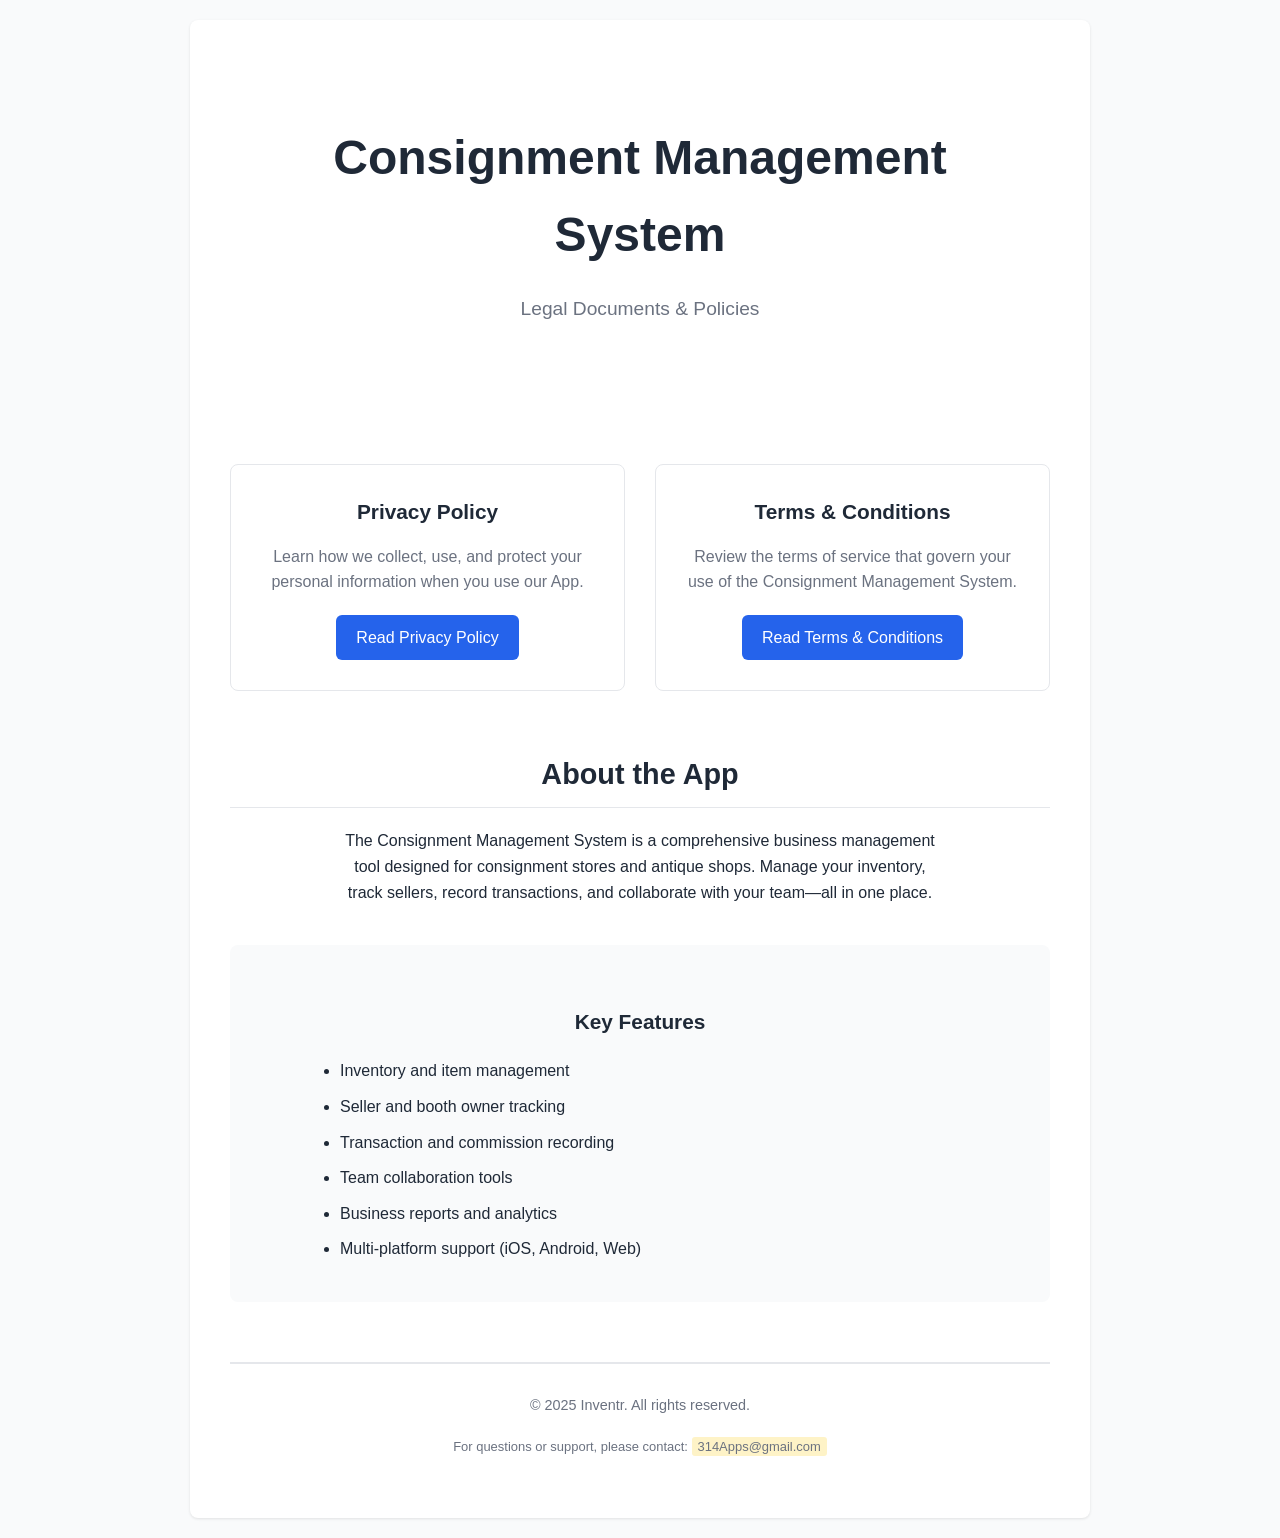
<file: index.html>
<!DOCTYPE html>
<html lang="en">
<head>
    <meta charset="UTF-8">
    <meta name="viewport" content="width=device-width, initial-scale=1.0">
    <title>Legal Documents - Consignment Management System</title>
    <meta name="description" content="Privacy Policy and Terms & Conditions for the Consignment Management System app">
    <link rel="stylesheet" href="style.css">
</head>
<body>
    <div class="container">
        <div class="hero">
            <h1>Consignment Management System</h1>
            <p>Legal Documents & Policies</p>
        </div>

        <main>
            <div class="card-grid">
                <div class="card">
                    <h3>Privacy Policy</h3>
                    <p>
                        Learn how we collect, use, and protect your personal information when you use our App.
                    </p>
                    <a href="privacy-policy.html">Read Privacy Policy</a>
                </div>

                <div class="card">
                    <h3>Terms & Conditions</h3>
                    <p>
                        Review the terms of service that govern your use of the Consignment Management System.
                    </p>
                    <a href="terms.html">Read Terms & Conditions</a>
                </div>
            </div>

            <section style="margin-top: 60px; text-align: center;">
                <h2>About the App</h2>
                <p style="max-width: 600px; margin: 20px auto;">
                    The Consignment Management System is a comprehensive business management tool designed for 
                    consignment stores and antique shops. Manage your inventory, track sellers, record transactions, 
                    and collaborate with your team—all in one place.
                </p>
            </section>

            <section style="margin-top: 40px; padding: 30px; background-color: var(--background-light); border-radius: 8px;">
                <h3 style="text-align: center; margin-bottom: 20px;">Key Features</h3>
                <ul style="max-width: 600px; margin: 0 auto;">
                    <li>Inventory and item management</li>
                    <li>Seller and booth owner tracking</li>
                    <li>Transaction and commission recording</li>
                    <li>Team collaboration tools</li>
                    <li>Business reports and analytics</li>
                    <li>Multi-platform support (iOS, Android, Web)</li>
                </ul>
            </section>
        </main>

        <footer style="margin-top: 60px;">
            <p style="text-align: center; color: var(--text-light);">
                &copy; 2025 Inventr. All rights reserved.
            </p>
            <p style="text-align: center; color: var(--text-light); font-size: 0.9em; margin-top: 10px;">
                For questions or support, please contact: <span class="highlight">314Apps@gmail.com</span>
            </p>
        </footer>
    </div>
</body>
</html>
</file>
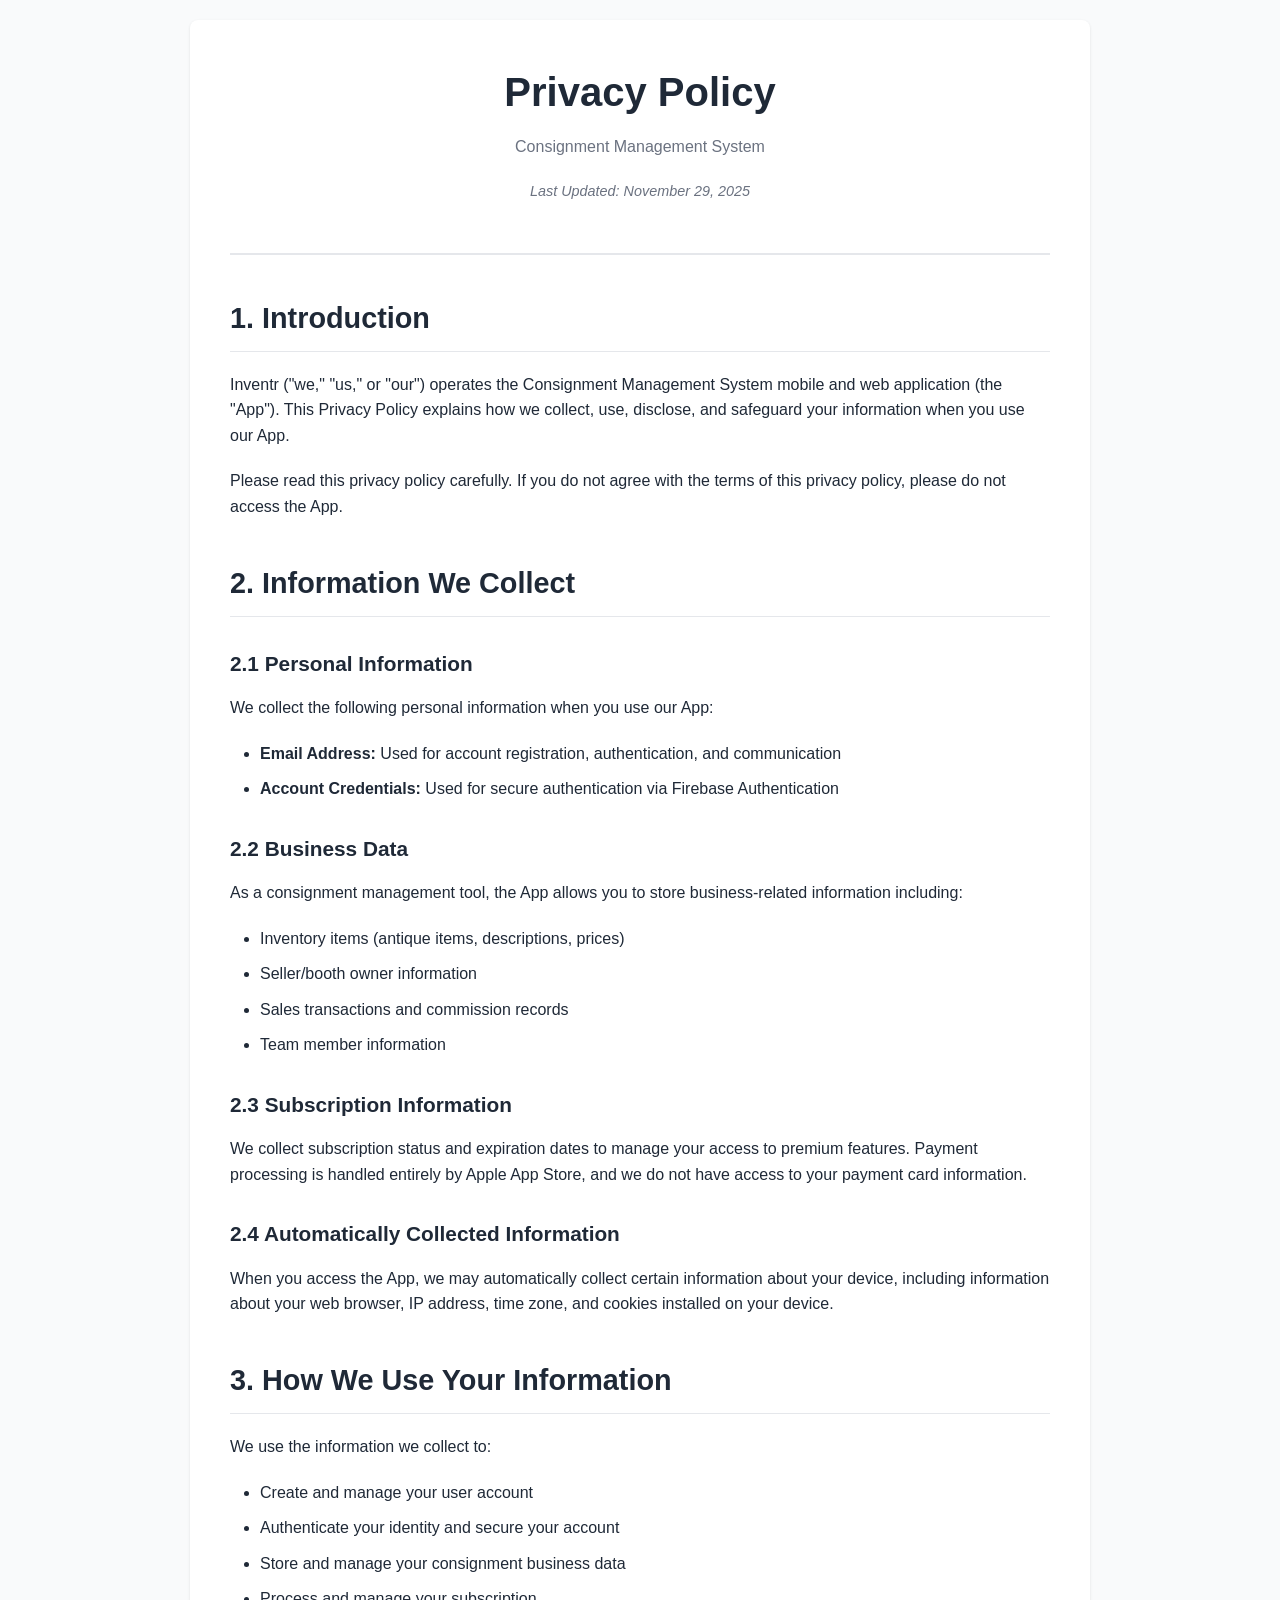
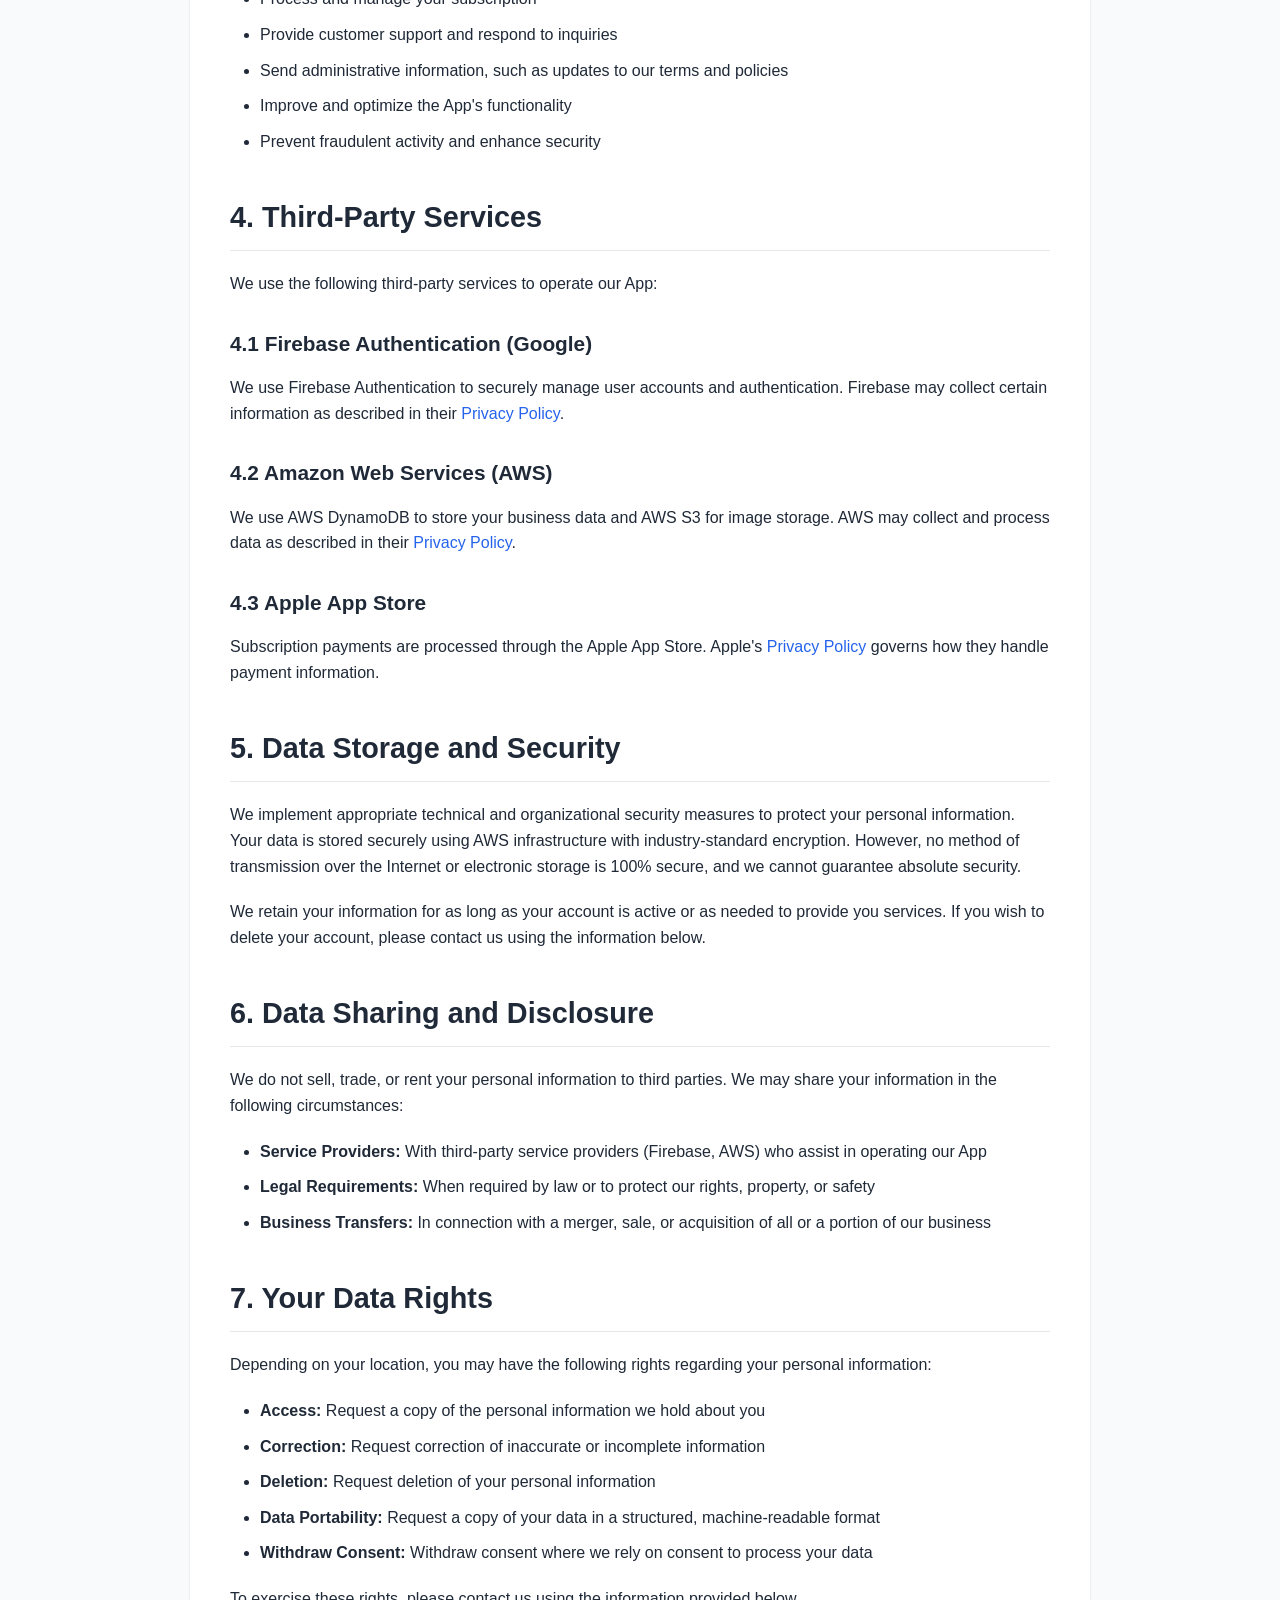
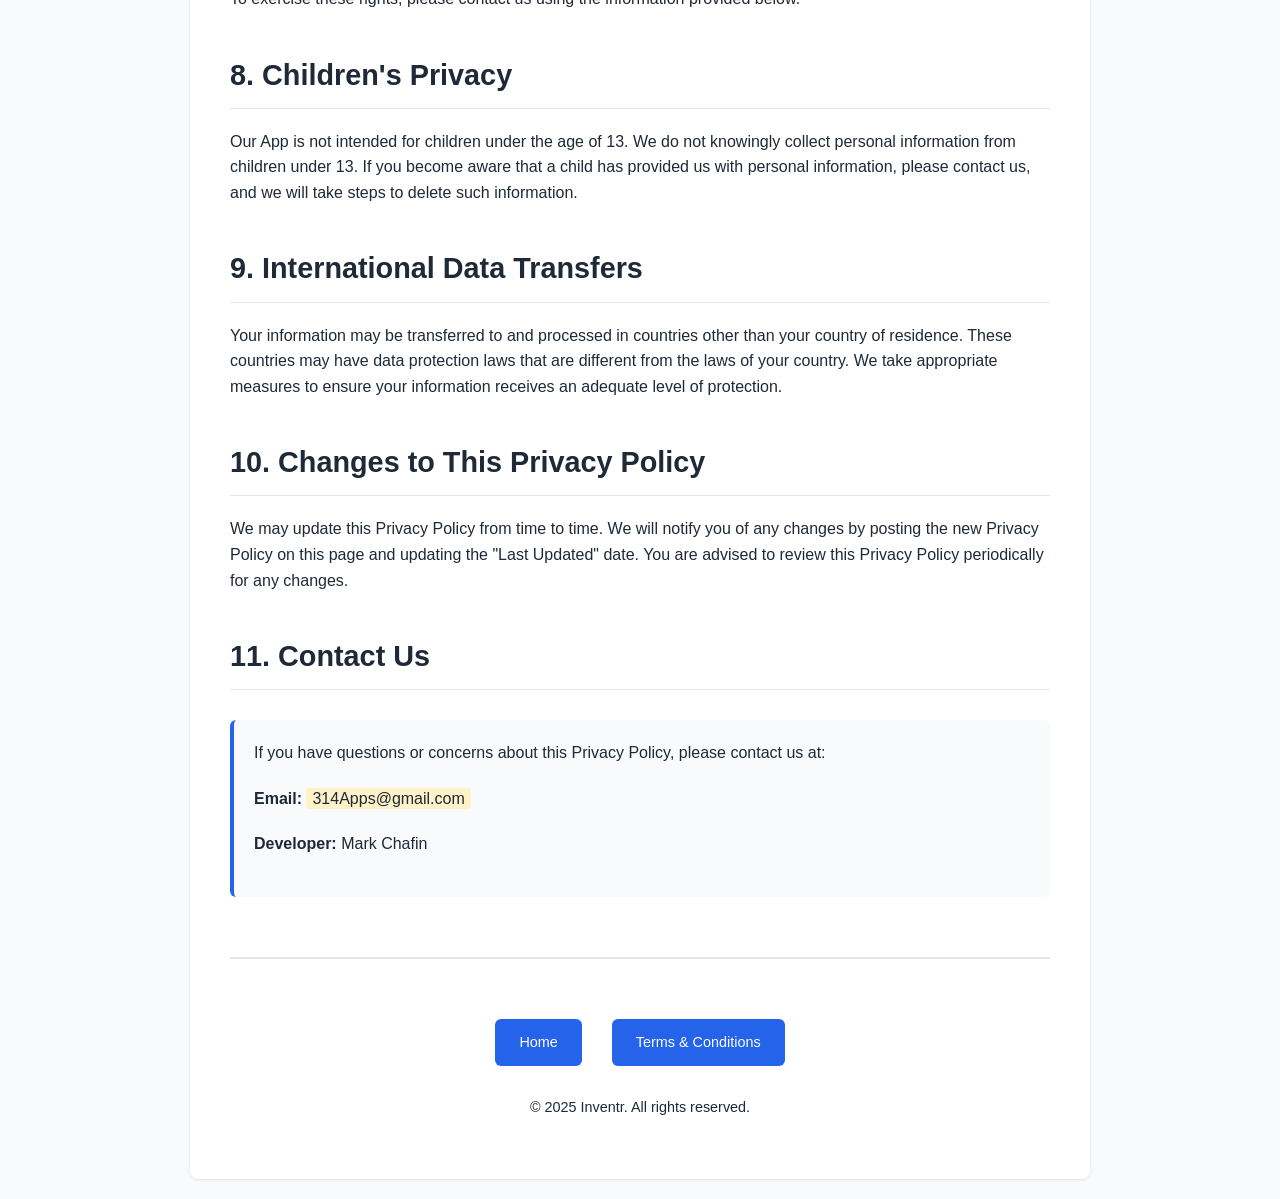
<file: privacy-policy.html>
<!DOCTYPE html>
<html lang="en">
<head>
    <meta charset="UTF-8">
    <meta name="viewport" content="width=device-width, initial-scale=1.0">
    <title>Privacy Policy - Consignment Management System</title>
    <meta name="description" content="Privacy Policy for the Consignment Management System app">
    <link rel="stylesheet" href="style.css">
</head>
<body>
    <div class="container">
        <header>
            <h1>Privacy Policy</h1>
            <p class="subtitle">Consignment Management System</p>
            <p class="last-updated">Last Updated: November 29, 2025</p>
        </header>

        <main>
            <section>
                <h2>1. Introduction</h2>
                <p>
                    Inventr ("we," "us," or "our") operates the Consignment Management System mobile and web application
                    (the "App"). This Privacy Policy explains how we collect, use, disclose, and safeguard your information 
                    when you use our App.
                </p>
                <p>
                    Please read this privacy policy carefully. If you do not agree with the terms of this privacy policy, 
                    please do not access the App.
                </p>
            </section>

            <section>
                <h2>2. Information We Collect</h2>
                
                <h3>2.1 Personal Information</h3>
                <p>We collect the following personal information when you use our App:</p>
                <ul>
                    <li><strong>Email Address:</strong> Used for account registration, authentication, and communication</li>
                    <li><strong>Account Credentials:</strong> Used for secure authentication via Firebase Authentication</li>
                </ul>

                <h3>2.2 Business Data</h3>
                <p>
                    As a consignment management tool, the App allows you to store business-related information including:
                </p>
                <ul>
                    <li>Inventory items (antique items, descriptions, prices)</li>
                    <li>Seller/booth owner information</li>
                    <li>Sales transactions and commission records</li>
                    <li>Team member information</li>
                </ul>

                <h3>2.3 Subscription Information</h3>
                <p>
                    We collect subscription status and expiration dates to manage your access to premium features. 
                    Payment processing is handled entirely by Apple App Store, and we do not have access to your 
                    payment card information.
                </p>

                <h3>2.4 Automatically Collected Information</h3>
                <p>
                    When you access the App, we may automatically collect certain information about your device, 
                    including information about your web browser, IP address, time zone, and cookies installed on your device.
                </p>
            </section>

            <section>
                <h2>3. How We Use Your Information</h2>
                <p>We use the information we collect to:</p>
                <ul>
                    <li>Create and manage your user account</li>
                    <li>Authenticate your identity and secure your account</li>
                    <li>Store and manage your consignment business data</li>
                    <li>Process and manage your subscription</li>
                    <li>Provide customer support and respond to inquiries</li>
                    <li>Send administrative information, such as updates to our terms and policies</li>
                    <li>Improve and optimize the App's functionality</li>
                    <li>Prevent fraudulent activity and enhance security</li>
                </ul>
            </section>

            <section>
                <h2>4. Third-Party Services</h2>
                <p>We use the following third-party services to operate our App:</p>
                
                <h3>4.1 Firebase Authentication (Google)</h3>
                <p>
                    We use Firebase Authentication to securely manage user accounts and authentication. 
                    Firebase may collect certain information as described in their 
                    <a href="https://firebase.google.com/support/privacy" target="_blank" rel="noopener noreferrer">Privacy Policy</a>.
                </p>

                <h3>4.2 Amazon Web Services (AWS)</h3>
                <p>
                    We use AWS DynamoDB to store your business data and AWS S3 for image storage. AWS may collect 
                    and process data as described in their 
                    <a href="https://aws.amazon.com/privacy/" target="_blank" rel="noopener noreferrer">Privacy Policy</a>.
                </p>

                <h3>4.3 Apple App Store</h3>
                <p>
                    Subscription payments are processed through the Apple App Store. Apple's 
                    <a href="https://www.apple.com/legal/privacy/" target="_blank" rel="noopener noreferrer">Privacy Policy</a> 
                    governs how they handle payment information.
                </p>
            </section>

            <section>
                <h2>5. Data Storage and Security</h2>
                <p>
                    We implement appropriate technical and organizational security measures to protect your personal 
                    information. Your data is stored securely using AWS infrastructure with industry-standard encryption. 
                    However, no method of transmission over the Internet or electronic storage is 100% secure, and we 
                    cannot guarantee absolute security.
                </p>
                <p>
                    We retain your information for as long as your account is active or as needed to provide you services. 
                    If you wish to delete your account, please contact us using the information below.
                </p>
            </section>

            <section>
                <h2>6. Data Sharing and Disclosure</h2>
                <p>We do not sell, trade, or rent your personal information to third parties. We may share your information in the following circumstances:</p>
                <ul>
                    <li><strong>Service Providers:</strong> With third-party service providers (Firebase, AWS) who assist in operating our App</li>
                    <li><strong>Legal Requirements:</strong> When required by law or to protect our rights, property, or safety</li>
                    <li><strong>Business Transfers:</strong> In connection with a merger, sale, or acquisition of all or a portion of our business</li>
                </ul>
            </section>

            <section>
                <h2>7. Your Data Rights</h2>
                <p>Depending on your location, you may have the following rights regarding your personal information:</p>
                <ul>
                    <li><strong>Access:</strong> Request a copy of the personal information we hold about you</li>
                    <li><strong>Correction:</strong> Request correction of inaccurate or incomplete information</li>
                    <li><strong>Deletion:</strong> Request deletion of your personal information</li>
                    <li><strong>Data Portability:</strong> Request a copy of your data in a structured, machine-readable format</li>
                    <li><strong>Withdraw Consent:</strong> Withdraw consent where we rely on consent to process your data</li>
                </ul>
                <p>To exercise these rights, please contact us using the information provided below.</p>
            </section>

            <section>
                <h2>8. Children's Privacy</h2>
                <p>
                    Our App is not intended for children under the age of 13. We do not knowingly collect personal 
                    information from children under 13. If you become aware that a child has provided us with personal 
                    information, please contact us, and we will take steps to delete such information.
                </p>
            </section>

            <section>
                <h2>9. International Data Transfers</h2>
                <p>
                    Your information may be transferred to and processed in countries other than your country of residence. 
                    These countries may have data protection laws that are different from the laws of your country. 
                    We take appropriate measures to ensure your information receives an adequate level of protection.
                </p>
            </section>

            <section>
                <h2>10. Changes to This Privacy Policy</h2>
                <p>
                    We may update this Privacy Policy from time to time. We will notify you of any changes by posting 
                    the new Privacy Policy on this page and updating the "Last Updated" date. You are advised to review 
                    this Privacy Policy periodically for any changes.
                </p>
            </section>

            <section>
                <h2>11. Contact Us</h2>
                <div class="contact-info">
                    <p>If you have questions or concerns about this Privacy Policy, please contact us at:</p>
                    <p><strong>Email:</strong> <span class="highlight">314Apps@gmail.com</span></p>
                    <p><strong>Developer:</strong> Mark Chafin</p>
                </div>
            </section>
        </main>

        <footer>
            <div class="nav-links">
                <a href="index.html">Home</a>
                <a href="terms.html">Terms & Conditions</a>
            </div>
            <p style="margin-top: 30px;">&copy; 2025 Inventr. All rights reserved.</p>
        </footer>
    </div>
</body>
</html>
</file>
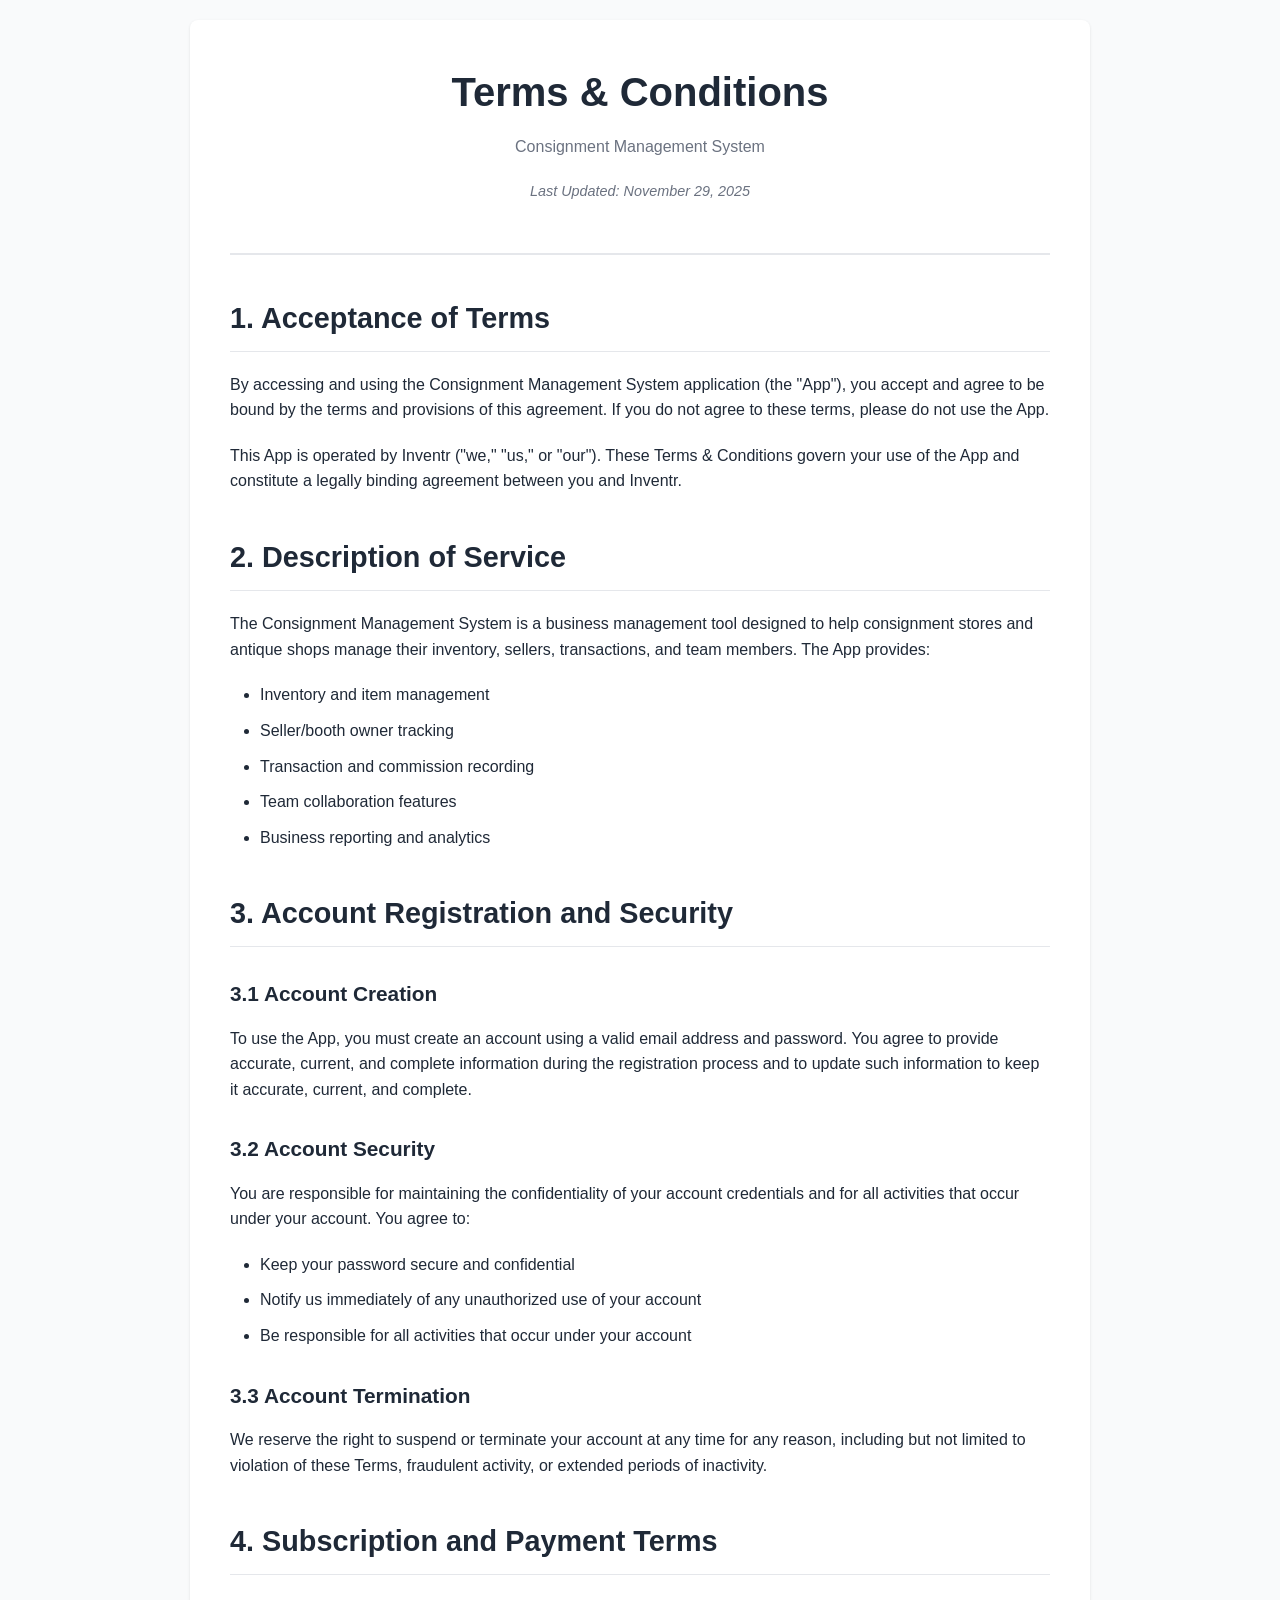
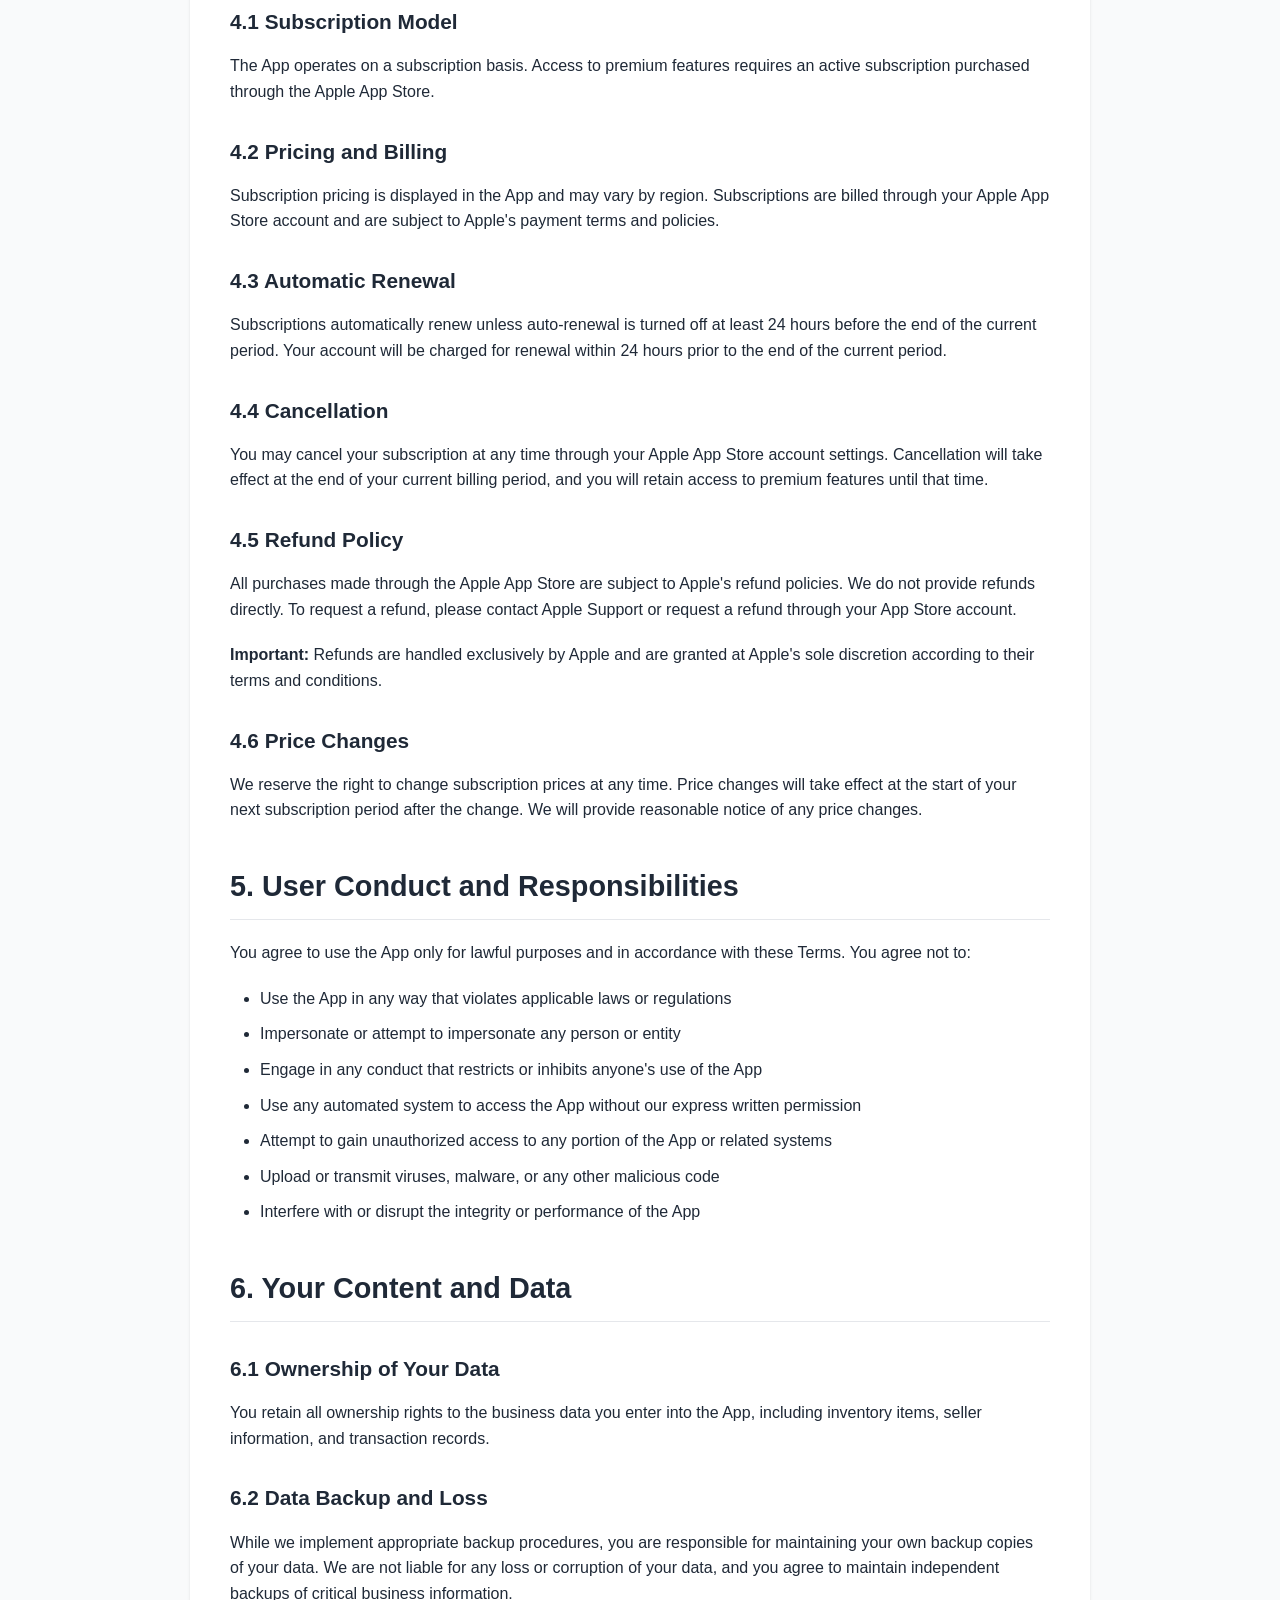
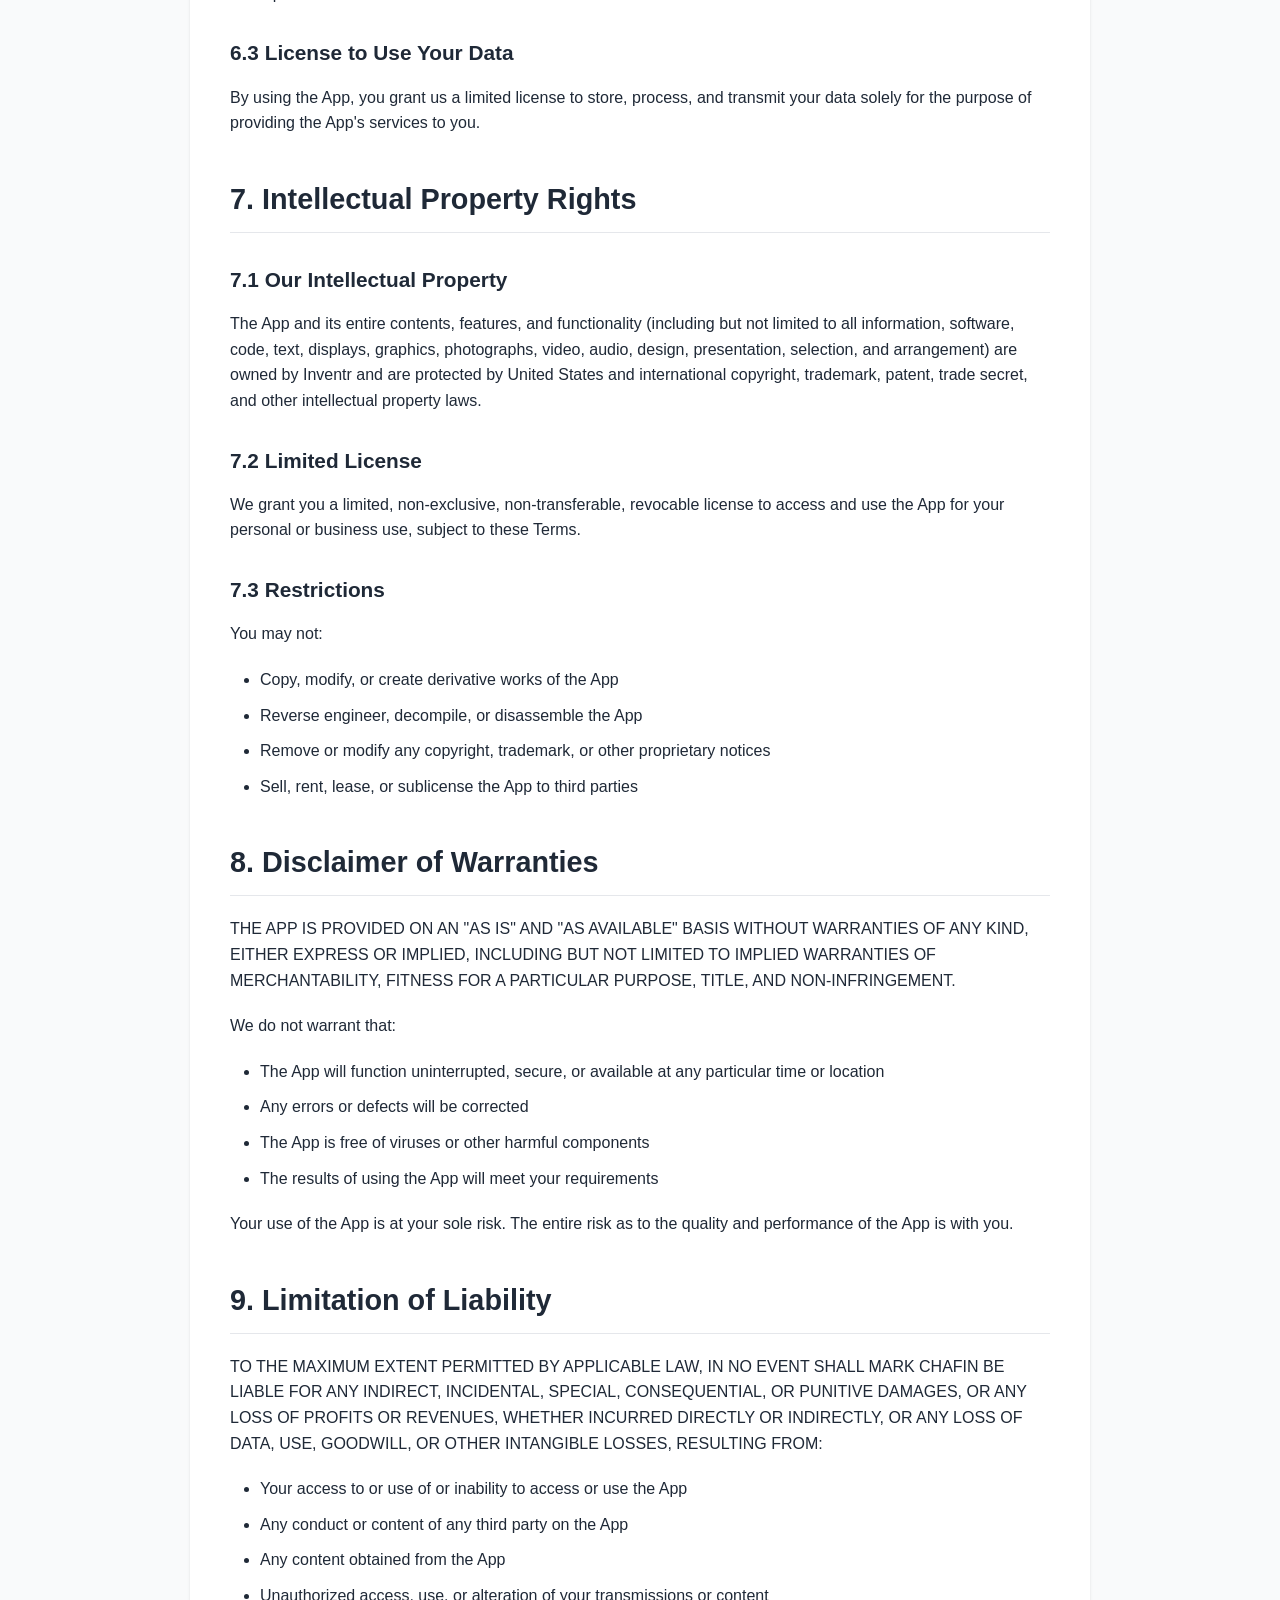
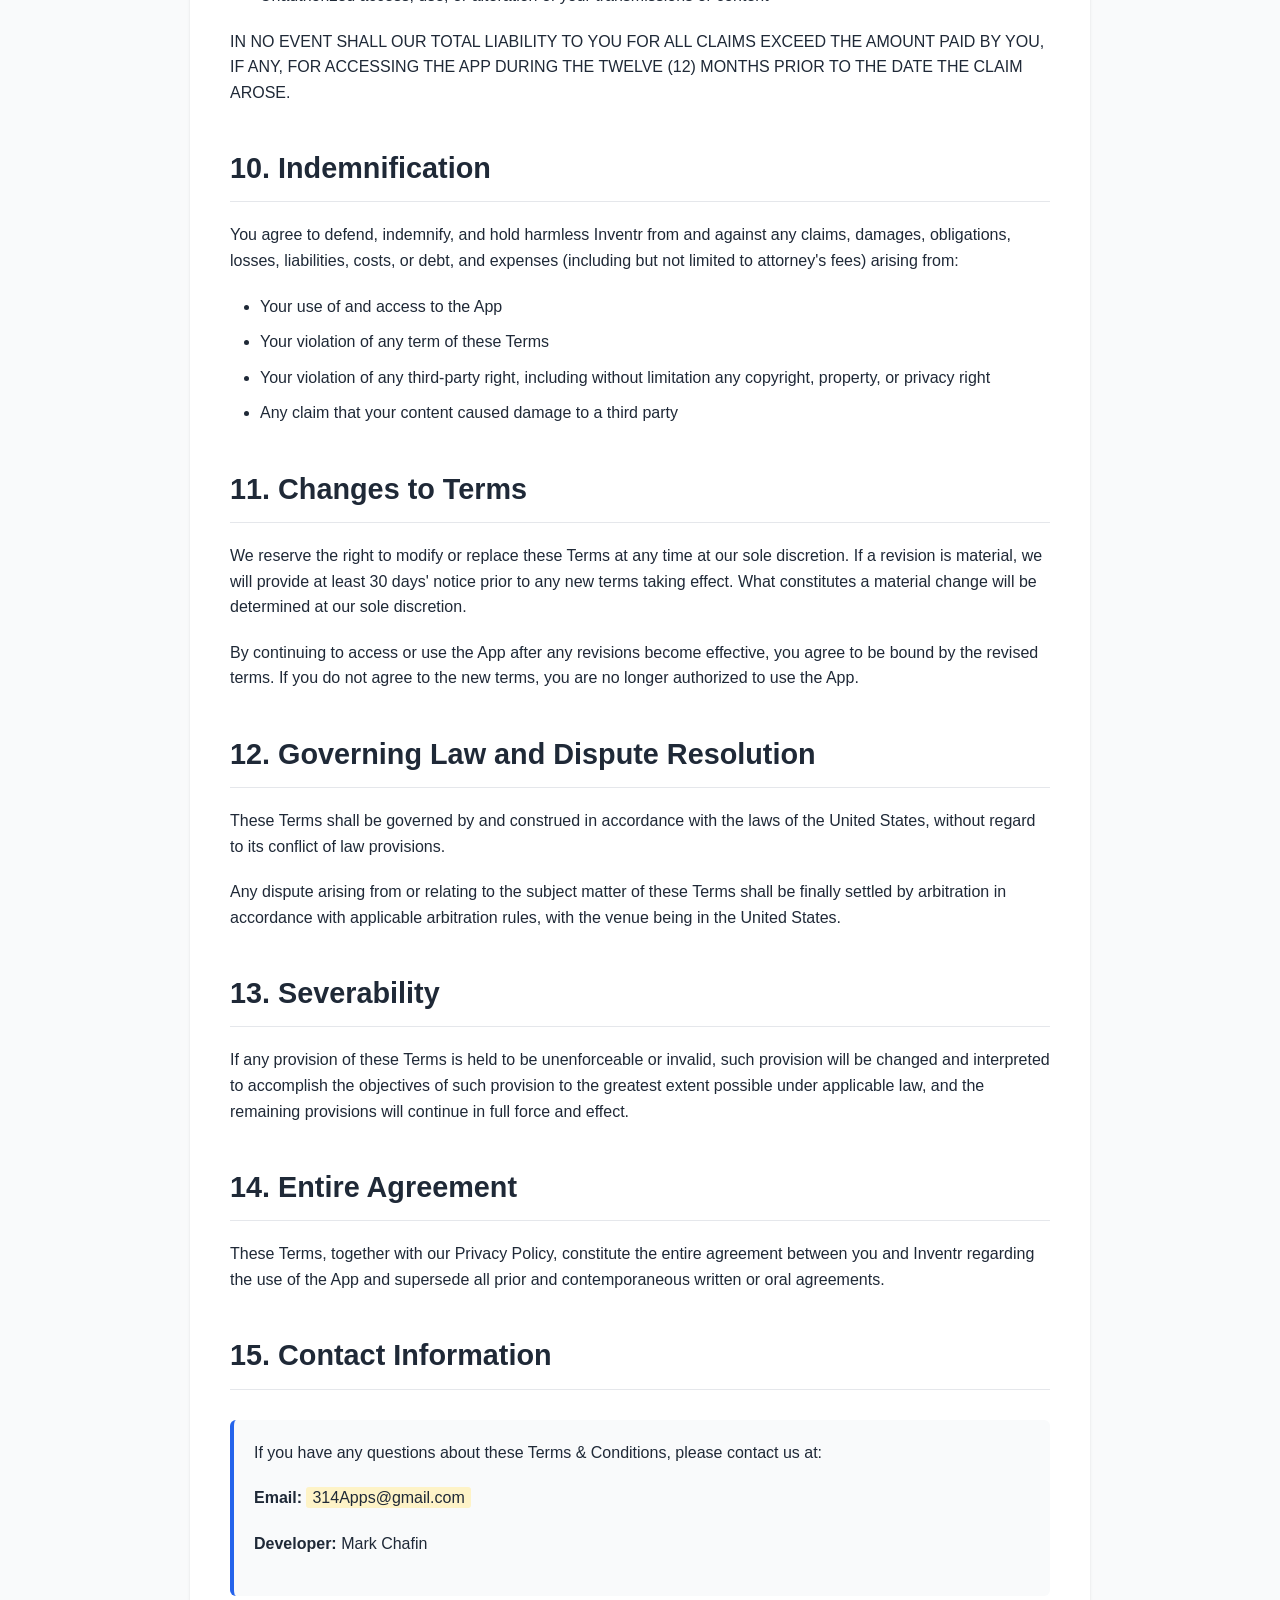
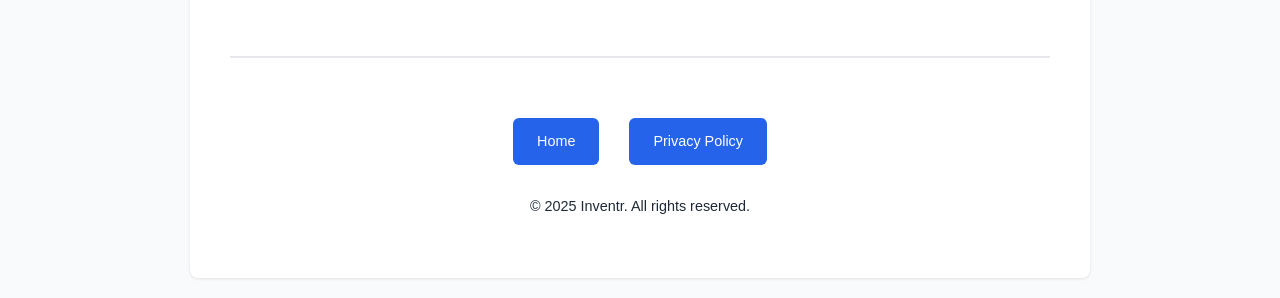
<file: terms.html>
<!DOCTYPE html>
<html lang="en">
<head>
    <meta charset="UTF-8">
    <meta name="viewport" content="width=device-width, initial-scale=1.0">
    <title>Terms & Conditions - Consignment Management System</title>
    <meta name="description" content="Terms and Conditions for the Consignment Management System app">
    <link rel="stylesheet" href="style.css">
</head>
<body>
    <div class="container">
        <header>
            <h1>Terms & Conditions</h1>
            <p class="subtitle">Consignment Management System</p>
            <p class="last-updated">Last Updated: November 29, 2025</p>
        </header>

        <main>
            <section>
                <h2>1. Acceptance of Terms</h2>
                <p>
                    By accessing and using the Consignment Management System application (the "App"), you accept and 
                    agree to be bound by the terms and provisions of this agreement. If you do not agree to these terms, 
                    please do not use the App.
                </p>
                <p>
                    This App is operated by Inventr ("we," "us," or "our"). These Terms & Conditions govern your use
                    of the App and constitute a legally binding agreement between you and Inventr.
                </p>
            </section>

            <section>
                <h2>2. Description of Service</h2>
                <p>
                    The Consignment Management System is a business management tool designed to help consignment stores 
                    and antique shops manage their inventory, sellers, transactions, and team members. The App provides:
                </p>
                <ul>
                    <li>Inventory and item management</li>
                    <li>Seller/booth owner tracking</li>
                    <li>Transaction and commission recording</li>
                    <li>Team collaboration features</li>
                    <li>Business reporting and analytics</li>
                </ul>
            </section>

            <section>
                <h2>3. Account Registration and Security</h2>
                
                <h3>3.1 Account Creation</h3>
                <p>
                    To use the App, you must create an account using a valid email address and password. You agree to 
                    provide accurate, current, and complete information during the registration process and to update 
                    such information to keep it accurate, current, and complete.
                </p>

                <h3>3.2 Account Security</h3>
                <p>
                    You are responsible for maintaining the confidentiality of your account credentials and for all 
                    activities that occur under your account. You agree to:
                </p>
                <ul>
                    <li>Keep your password secure and confidential</li>
                    <li>Notify us immediately of any unauthorized use of your account</li>
                    <li>Be responsible for all activities that occur under your account</li>
                </ul>

                <h3>3.3 Account Termination</h3>
                <p>
                    We reserve the right to suspend or terminate your account at any time for any reason, including but 
                    not limited to violation of these Terms, fraudulent activity, or extended periods of inactivity.
                </p>
            </section>

            <section>
                <h2>4. Subscription and Payment Terms</h2>

                <h3>4.1 Subscription Model</h3>
                <p>
                    The App operates on a subscription basis. Access to premium features requires an active subscription 
                    purchased through the Apple App Store.
                </p>

                <h3>4.2 Pricing and Billing</h3>
                <p>
                    Subscription pricing is displayed in the App and may vary by region. Subscriptions are billed through 
                    your Apple App Store account and are subject to Apple's payment terms and policies.
                </p>

                <h3>4.3 Automatic Renewal</h3>
                <p>
                    Subscriptions automatically renew unless auto-renewal is turned off at least 24 hours before the end 
                    of the current period. Your account will be charged for renewal within 24 hours prior to the end of 
                    the current period.
                </p>

                <h3>4.4 Cancellation</h3>
                <p>
                    You may cancel your subscription at any time through your Apple App Store account settings. 
                    Cancellation will take effect at the end of your current billing period, and you will retain access 
                    to premium features until that time.
                </p>

                <h3>4.5 Refund Policy</h3>
                <p>
                    All purchases made through the Apple App Store are subject to Apple's refund policies. We do not 
                    provide refunds directly. To request a refund, please contact Apple Support or request a refund 
                    through your App Store account.
                </p>
                <p>
                    <strong>Important:</strong> Refunds are handled exclusively by Apple and are granted at Apple's sole 
                    discretion according to their terms and conditions.
                </p>

                <h3>4.6 Price Changes</h3>
                <p>
                    We reserve the right to change subscription prices at any time. Price changes will take effect at 
                    the start of your next subscription period after the change. We will provide reasonable notice of 
                    any price changes.
                </p>
            </section>

            <section>
                <h2>5. User Conduct and Responsibilities</h2>
                <p>You agree to use the App only for lawful purposes and in accordance with these Terms. You agree not to:</p>
                <ul>
                    <li>Use the App in any way that violates applicable laws or regulations</li>
                    <li>Impersonate or attempt to impersonate any person or entity</li>
                    <li>Engage in any conduct that restricts or inhibits anyone's use of the App</li>
                    <li>Use any automated system to access the App without our express written permission</li>
                    <li>Attempt to gain unauthorized access to any portion of the App or related systems</li>
                    <li>Upload or transmit viruses, malware, or any other malicious code</li>
                    <li>Interfere with or disrupt the integrity or performance of the App</li>
                </ul>
            </section>

            <section>
                <h2>6. Your Content and Data</h2>

                <h3>6.1 Ownership of Your Data</h3>
                <p>
                    You retain all ownership rights to the business data you enter into the App, including inventory 
                    items, seller information, and transaction records.
                </p>

                <h3>6.2 Data Backup and Loss</h3>
                <p>
                    While we implement appropriate backup procedures, you are responsible for maintaining your own 
                    backup copies of your data. We are not liable for any loss or corruption of your data, and you 
                    agree to maintain independent backups of critical business information.
                </p>

                <h3>6.3 License to Use Your Data</h3>
                <p>
                    By using the App, you grant us a limited license to store, process, and transmit your data solely 
                    for the purpose of providing the App's services to you.
                </p>
            </section>

            <section>
                <h2>7. Intellectual Property Rights</h2>

                <h3>7.1 Our Intellectual Property</h3>
                <p>
                    The App and its entire contents, features, and functionality (including but not limited to all 
                    information, software, code, text, displays, graphics, photographs, video, audio, design, presentation, 
                    selection, and arrangement) are owned by Inventr and are protected by United States and
                    international copyright, trademark, patent, trade secret, and other intellectual property laws.
                </p>

                <h3>7.2 Limited License</h3>
                <p>
                    We grant you a limited, non-exclusive, non-transferable, revocable license to access and use the 
                    App for your personal or business use, subject to these Terms.
                </p>

                <h3>7.3 Restrictions</h3>
                <p>You may not:</p>
                <ul>
                    <li>Copy, modify, or create derivative works of the App</li>
                    <li>Reverse engineer, decompile, or disassemble the App</li>
                    <li>Remove or modify any copyright, trademark, or other proprietary notices</li>
                    <li>Sell, rent, lease, or sublicense the App to third parties</li>
                </ul>
            </section>

            <section>
                <h2>8. Disclaimer of Warranties</h2>
                <p>
                    THE APP IS PROVIDED ON AN "AS IS" AND "AS AVAILABLE" BASIS WITHOUT WARRANTIES OF ANY KIND, EITHER 
                    EXPRESS OR IMPLIED, INCLUDING BUT NOT LIMITED TO IMPLIED WARRANTIES OF MERCHANTABILITY, FITNESS FOR 
                    A PARTICULAR PURPOSE, TITLE, AND NON-INFRINGEMENT.
                </p>
                <p>
                    We do not warrant that:
                </p>
                <ul>
                    <li>The App will function uninterrupted, secure, or available at any particular time or location</li>
                    <li>Any errors or defects will be corrected</li>
                    <li>The App is free of viruses or other harmful components</li>
                    <li>The results of using the App will meet your requirements</li>
                </ul>
                <p>
                    Your use of the App is at your sole risk. The entire risk as to the quality and performance of the 
                    App is with you.
                </p>
            </section>

            <section>
                <h2>9. Limitation of Liability</h2>
                <p>
                    TO THE MAXIMUM EXTENT PERMITTED BY APPLICABLE LAW, IN NO EVENT SHALL MARK CHAFIN BE LIABLE FOR ANY 
                    INDIRECT, INCIDENTAL, SPECIAL, CONSEQUENTIAL, OR PUNITIVE DAMAGES, OR ANY LOSS OF PROFITS OR REVENUES, 
                    WHETHER INCURRED DIRECTLY OR INDIRECTLY, OR ANY LOSS OF DATA, USE, GOODWILL, OR OTHER INTANGIBLE 
                    LOSSES, RESULTING FROM:
                </p>
                <ul>
                    <li>Your access to or use of or inability to access or use the App</li>
                    <li>Any conduct or content of any third party on the App</li>
                    <li>Any content obtained from the App</li>
                    <li>Unauthorized access, use, or alteration of your transmissions or content</li>
                </ul>
                <p>
                    IN NO EVENT SHALL OUR TOTAL LIABILITY TO YOU FOR ALL CLAIMS EXCEED THE AMOUNT PAID BY YOU, IF ANY, 
                    FOR ACCESSING THE APP DURING THE TWELVE (12) MONTHS PRIOR TO THE DATE THE CLAIM AROSE.
                </p>
            </section>

            <section>
                <h2>10. Indemnification</h2>
                <p>
                    You agree to defend, indemnify, and hold harmless Inventr from and against any claims, damages,
                    obligations, losses, liabilities, costs, or debt, and expenses (including but not limited to attorney's 
                    fees) arising from:
                </p>
                <ul>
                    <li>Your use of and access to the App</li>
                    <li>Your violation of any term of these Terms</li>
                    <li>Your violation of any third-party right, including without limitation any copyright, property, or privacy right</li>
                    <li>Any claim that your content caused damage to a third party</li>
                </ul>
            </section>

            <section>
                <h2>11. Changes to Terms</h2>
                <p>
                    We reserve the right to modify or replace these Terms at any time at our sole discretion. If a 
                    revision is material, we will provide at least 30 days' notice prior to any new terms taking effect. 
                    What constitutes a material change will be determined at our sole discretion.
                </p>
                <p>
                    By continuing to access or use the App after any revisions become effective, you agree to be bound 
                    by the revised terms. If you do not agree to the new terms, you are no longer authorized to use the App.
                </p>
            </section>

            <section>
                <h2>12. Governing Law and Dispute Resolution</h2>
                <p>
                    These Terms shall be governed by and construed in accordance with the laws of the United States, 
                    without regard to its conflict of law provisions.
                </p>
                <p>
                    Any dispute arising from or relating to the subject matter of these Terms shall be finally settled 
                    by arbitration in accordance with applicable arbitration rules, with the venue being in the United States.
                </p>
            </section>

            <section>
                <h2>13. Severability</h2>
                <p>
                    If any provision of these Terms is held to be unenforceable or invalid, such provision will be changed 
                    and interpreted to accomplish the objectives of such provision to the greatest extent possible under 
                    applicable law, and the remaining provisions will continue in full force and effect.
                </p>
            </section>

            <section>
                <h2>14. Entire Agreement</h2>
                <p>
                    These Terms, together with our Privacy Policy, constitute the entire agreement between you and 
                    Inventr regarding the use of the App and supersede all prior and contemporaneous written or oral
                    agreements.
                </p>
            </section>

            <section>
                <h2>15. Contact Information</h2>
                <div class="contact-info">
                    <p>If you have any questions about these Terms & Conditions, please contact us at:</p>
                    <p><strong>Email:</strong> <span class="highlight">314Apps@gmail.com</span></p>
                    <p><strong>Developer:</strong> Mark Chafin</p>
                </div>
            </section>
        </main>

        <footer>
            <div class="nav-links">
                <a href="index.html">Home</a>
                <a href="privacy-policy.html">Privacy Policy</a>
            </div>
            <p style="margin-top: 30px;">&copy; 2025 Inventr. All rights reserved.</p>
        </footer>
    </div>
</body>
</html>
</file>
<file: style.css>
/* Professional styling for legal documents */

:root {
    --primary-color: #2563eb;
    --text-color: #1f2937;
    --text-light: #6b7280;
    --border-color: #e5e7eb;
    --background: #ffffff;
    --background-light: #f9fafb;
}

* {
    margin: 0;
    padding: 0;
    box-sizing: border-box;
}

body {
    font-family: -apple-system, BlinkMacSystemFont, 'Segoe UI', Roboto, 'Helvetica Neue', Arial, sans-serif;
    line-height: 1.6;
    color: var(--text-color);
    background-color: var(--background-light);
    padding: 20px;
}

.container {
    max-width: 900px;
    margin: 0 auto;
    background-color: var(--background);
    padding: 40px;
    border-radius: 8px;
    box-shadow: 0 1px 3px rgba(0, 0, 0, 0.1);
}

header {
    text-align: center;
    margin-bottom: 40px;
    padding-bottom: 30px;
    border-bottom: 2px solid var(--border-color);
}

h1 {
    font-size: 2.5em;
    color: var(--text-color);
    margin-bottom: 10px;
    font-weight: 700;
}

.subtitle {
    color: var(--text-light);
    font-size: 1em;
    margin-top: 10px;
}

.last-updated {
    color: var(--text-light);
    font-size: 0.9em;
    font-style: italic;
}

h2 {
    font-size: 1.8em;
    color: var(--text-color);
    margin-top: 40px;
    margin-bottom: 20px;
    font-weight: 600;
    border-bottom: 1px solid var(--border-color);
    padding-bottom: 10px;
}

h3 {
    font-size: 1.3em;
    color: var(--text-color);
    margin-top: 30px;
    margin-bottom: 15px;
    font-weight: 600;
}

p {
    margin-bottom: 20px;
    color: var(--text-color);
}

ul, ol {
    margin-left: 30px;
    margin-bottom: 20px;
}

li {
    margin-bottom: 10px;
}

strong {
    font-weight: 600;
    color: var(--text-color);
}

a {
    color: var(--primary-color);
    text-decoration: none;
    transition: opacity 0.2s;
}

a:hover {
    opacity: 0.8;
    text-decoration: underline;
}

.contact-info {
    background-color: var(--background-light);
    padding: 20px;
    border-radius: 6px;
    margin: 30px 0;
    border-left: 4px solid var(--primary-color);
}

.highlight {
    background-color: #fef3c7;
    padding: 2px 6px;
    border-radius: 3px;
    font-weight: 500;
}

footer {
    margin-top: 60px;
    padding-top: 30px;
    border-top: 2px solid var(--border-color);
    text-align: center;
    color: var(--text-light);
    font-size: 0.9em;
}

.nav-links {
    display: flex;
    justify-content: center;
    gap: 30px;
    flex-wrap: wrap;
    margin-top: 30px;
}

.nav-links a {
    display: inline-block;
    padding: 12px 24px;
    background-color: var(--primary-color);
    color: white;
    border-radius: 6px;
    font-weight: 500;
    transition: background-color 0.2s;
}

.nav-links a:hover {
    background-color: #1d4ed8;
    text-decoration: none;
}

/* Index page specific styles */
.hero {
    text-align: center;
    padding: 60px 20px;
}

.hero h1 {
    font-size: 3em;
    margin-bottom: 20px;
}

.hero p {
    font-size: 1.2em;
    color: var(--text-light);
    margin-bottom: 40px;
}

.card-grid {
    display: grid;
    grid-template-columns: repeat(auto-fit, minmax(300px, 1fr));
    gap: 30px;
    margin-top: 40px;
}

.card {
    background-color: var(--background);
    padding: 30px;
    border-radius: 8px;
    border: 1px solid var(--border-color);
    text-align: center;
    transition: box-shadow 0.2s;
}

.card:hover {
    box-shadow: 0 4px 6px rgba(0, 0, 0, 0.1);
}

.card h3 {
    margin-top: 0;
    margin-bottom: 15px;
}

.card p {
    margin-bottom: 20px;
    color: var(--text-light);
}

.card a {
    display: inline-block;
    padding: 10px 20px;
    background-color: var(--primary-color);
    color: white;
    border-radius: 6px;
    font-weight: 500;
}

/* Responsive design */
@media (max-width: 768px) {
    .container {
        padding: 20px;
    }
    
    h1 {
        font-size: 2em;
    }
    
    h2 {
        font-size: 1.5em;
    }
    
    .hero h1 {
        font-size: 2em;
    }
    
    .nav-links {
        flex-direction: column;
        gap: 15px;
    }
}

/* Print styles */
@media print {
    body {
        background-color: white;
        padding: 0;
    }
    
    .container {
        box-shadow: none;
        padding: 0;
    }
    
    .nav-links {
        display: none;
    }
    
    a {
        color: var(--text-color);
        text-decoration: underline;
    }
}
</file>
